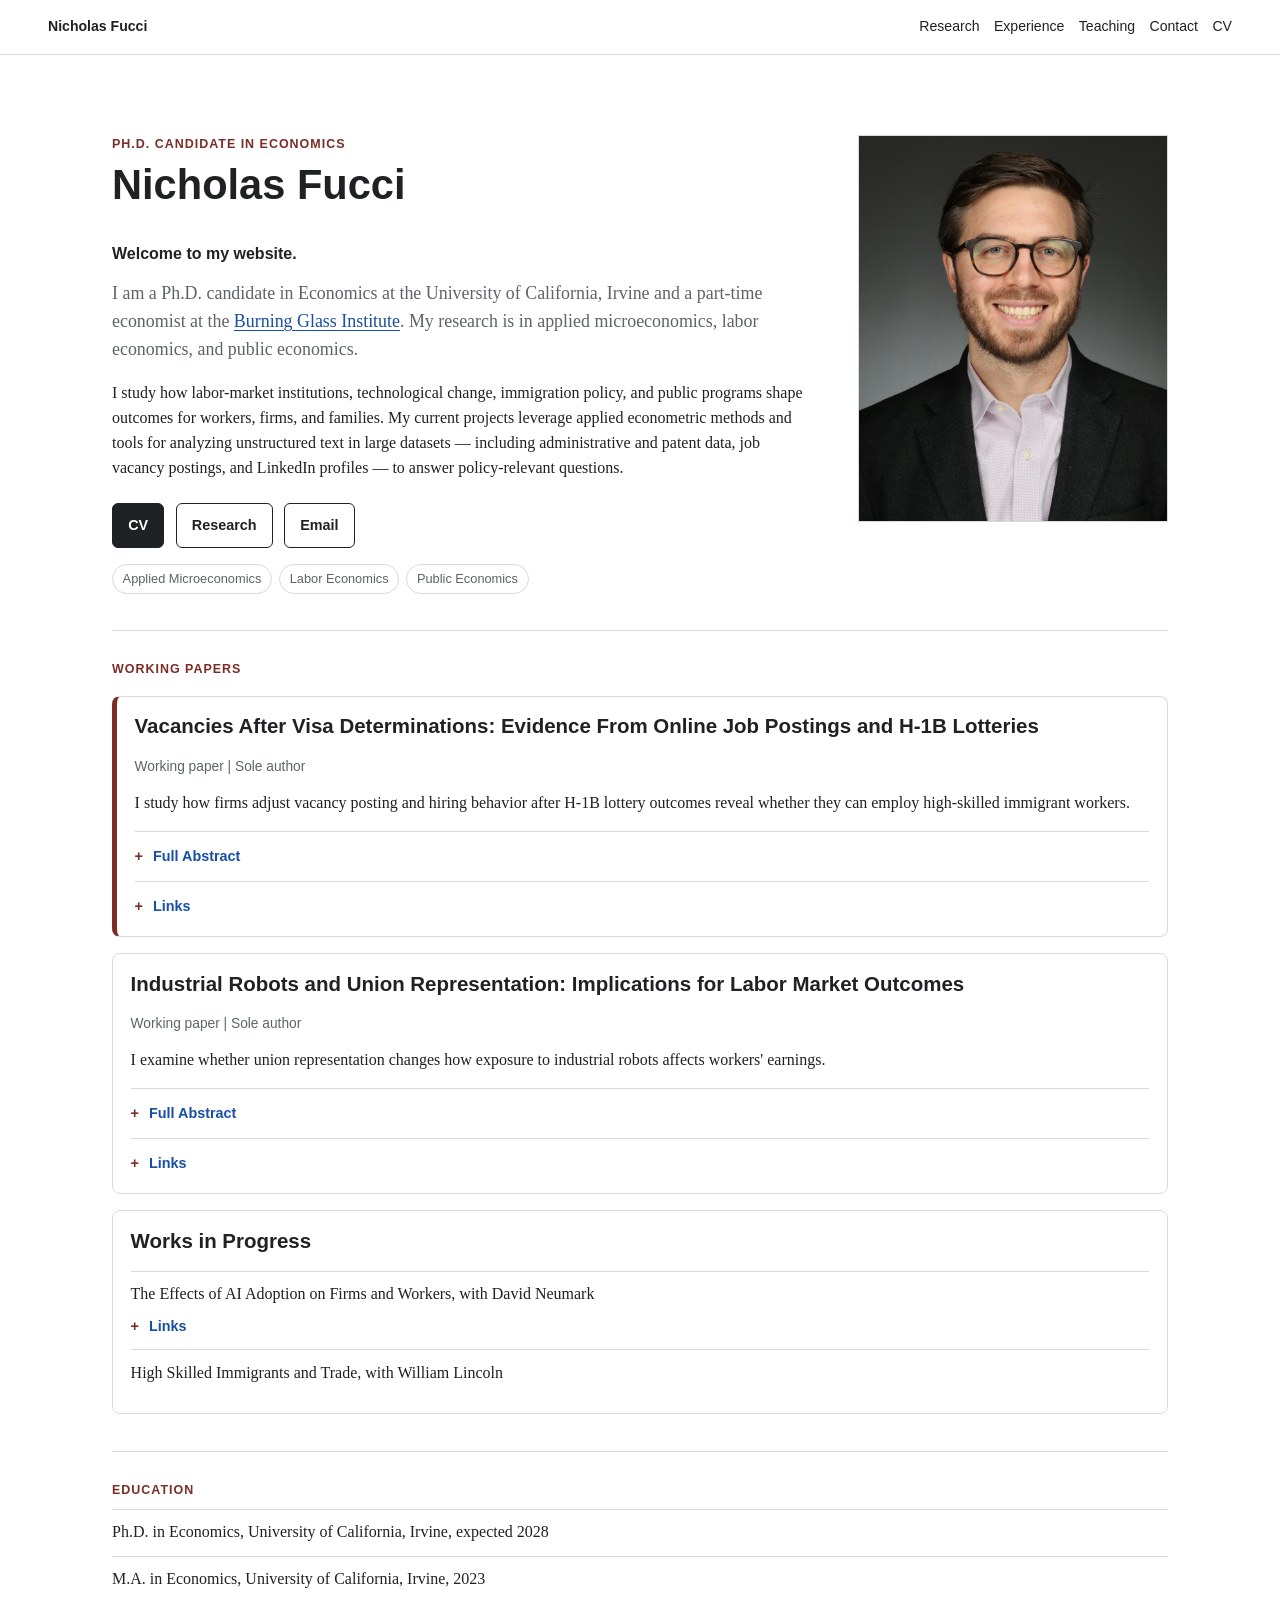
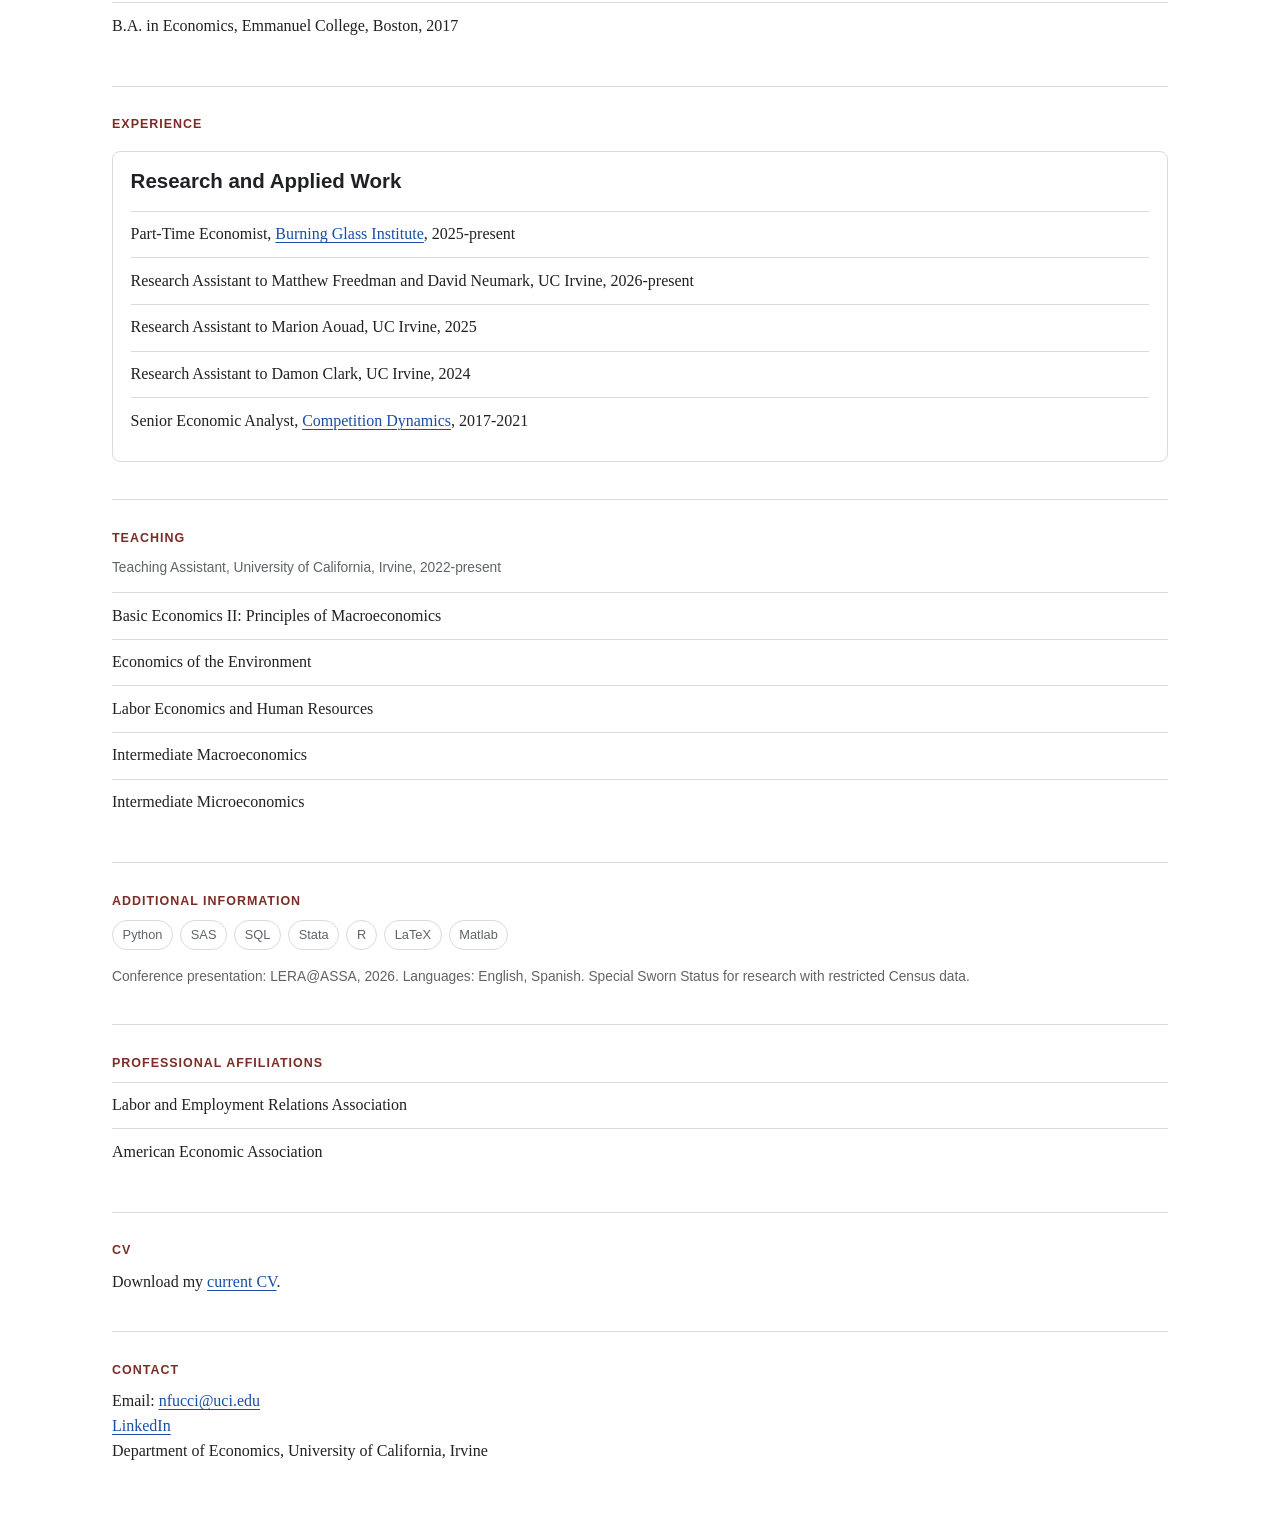
<file: index.html>
<!doctype html>
<html lang="en">
  <head>
    <meta charset="utf-8">
    <meta name="viewport" content="width=device-width, initial-scale=1">
    <script async src="https://www.googletagmanager.com/gtag/js?id=G-LJJ1S5D1RD"></script>
    <script>
      window.dataLayer = window.dataLayer || [];
      function gtag(){dataLayer.push(arguments);}
      gtag('js', new Date());

      gtag('config', 'G-LJJ1S5D1RD');
    </script>
    <title>Nicholas Fucci Economics | Ph.D. Candidate at UC Irvine</title>
    <meta
      name="description"
      content="I am Nicholas Fucci, an Economics Ph.D. candidate at the University of California, Irvine specializing in applied microeconomics, labor economics, and public economics."
    >
    <meta name="robots" content="index, follow">
    <link rel="canonical" href="https://fuccin30.github.io/website/">
    <meta property="og:type" content="profile">
    <meta property="og:title" content="Nicholas Fucci Economics | Ph.D. Candidate at UC Irvine">
    <meta
      property="og:description"
      content="I am an Economics Ph.D. candidate at UC Irvine researching applied microeconomics, labor economics, public economics, technology, immigration, and labor-market institutions."
    >
    <meta property="og:url" content="https://fuccin30.github.io/website/">
    <meta property="og:image" content="https://fuccin30.github.io/website/assets/images/nicholas-fucci-headshot.jpg">
    <meta name="twitter:card" content="summary">
    <meta name="twitter:title" content="Nicholas Fucci Economics | Ph.D. Candidate at UC Irvine">
    <meta
      name="twitter:description"
      content="I am an Economics Ph.D. candidate at UC Irvine specializing in applied microeconomics, labor economics, and public economics."
    >
    <meta name="twitter:image" content="https://fuccin30.github.io/website/assets/images/nicholas-fucci-headshot.jpg">
    <link rel="stylesheet" href="shared/styles.css">
    <script type="application/ld+json">
      {
        "@context": "https://schema.org",
        "@type": "Person",
        "name": "Nicholas Fucci",
        "url": "https://fuccin30.github.io/website/",
        "image": "https://fuccin30.github.io/website/assets/images/nicholas-fucci-headshot.jpg",
        "jobTitle": "Ph.D. Candidate in Economics",
        "affiliation": {
          "@type": "CollegeOrUniversity",
          "name": "University of California, Irvine",
          "url": "https://uci.edu/"
        },
        "alumniOf": [
          {
            "@type": "CollegeOrUniversity",
            "name": "University of California, Irvine"
          },
          {
            "@type": "CollegeOrUniversity",
            "name": "Emmanuel College"
          }
        ],
        "knowsAbout": [
          "Economics",
          "Applied Microeconomics",
          "Labor Economics",
          "Public Economics",
          "Industrial Robots",
          "Union Representation",
          "H-1B Visas",
          "Online Job Postings"
        ],
        "sameAs": [
          "https://www.linkedin.com/in/nicholasfucci1"
        ]
      }
    </script>
  </head>
  <body class="shell-page">
    <nav class="nav" aria-label="Main navigation">
      <a class="site-name" href="index.html">Nicholas Fucci</a>
      <div class="nav-links">
        <a href="#research">Research</a>
        <a href="#experience">Experience</a>
        <a href="#teaching">Teaching</a>
        <a href="#contact">Contact</a>
        <a href="#cv">CV</a>
      </div>
    </nav>

    <main class="container">
      <section class="hero">
        <div>
          <p class="eyebrow">Ph.D. Candidate in Economics</p>
          <h1>Nicholas Fucci</h1>
          <p class="welcome-line">Welcome to my website.</p>
          <p class="lede">
            I am a Ph.D. candidate in Economics at the University of California,
            Irvine and a part-time economist at the
            <a href="https://www.burningglassinstitute.org/" target="_blank" rel="noopener">Burning Glass Institute</a>.
            My
            research is in applied microeconomics, labor economics, and public
            economics.
          </p>
          <p>
            I study how labor-market institutions, technological change, immigration
            policy, and public programs shape outcomes for workers, firms, and families.
            My current projects leverage applied econometric methods and tools for
            analyzing unstructured text in large datasets &mdash; including administrative
            and patent data, job vacancy postings, and LinkedIn profiles &mdash; to answer
            policy-relevant questions.
          </p>
          <div class="action-row">
            <a class="button" href="assets/files/Nicholas-Fucci-CV.pdf" target="_blank" rel="noopener">CV</a>
            <a class="button secondary" href="#research">Research</a>
            <a class="button secondary" href="mailto:nfucci@uci.edu">Email</a>
          </div>
          <div class="tag-row" aria-label="Research fields">
            <span class="tag">Applied Microeconomics</span>
            <span class="tag">Labor Economics</span>
            <span class="tag">Public Economics</span>
          </div>
        </div>
        <img
          class="headshot-photo"
          src="assets/images/nicholas-fucci-headshot.jpg"
          alt="Nicholas Fucci headshot"
        >
      </section>

      <section class="section" id="research">
        <p class="eyebrow">Working Papers</p>
        <article class="paper-card featured">
          <h2>Vacancies After Visa Determinations: Evidence From Online Job Postings and H-1B Lotteries</h2>
          <p class="meta">Working paper | Sole author</p>
          <p class="paper-summary">
            I study how firms adjust vacancy posting and hiring behavior after H-1B
            lottery outcomes reveal whether they can employ high-skilled immigrant
            workers.
          </p>
          <details class="paper-details">
            <summary>Full Abstract</summary>
            <p>
              This paper studies the impact of high-skilled immigration on firms and
              workers in response to the H-1B visa lottery. I construct firm-level
              measures of lottery success using administrative H-1B data and link these
              measures to detailed job posting and LinkedIn profile data. I find that
              firms with more favorable lottery outcomes increase vacancy postings in
              the months following the lottery, consistent with H-1B workers
              complementing rather than substituting for domestic labor. Further, I
              find evidence that these firms increase their hiring intensity during the
              interim months between the realization of the lottery and the time H-1B
              workers' visas become active, as reflected by a decrease in the average
              duration vacancies are held open. Additional evidence suggests that these
              changes in hiring behavior are not accompanied by systematic changes in
              posted salaries in the short-term. Heterogeneity analyses show that these
              effects are strongest among small and mid-sized firms, suggesting that
              constraints on specialized labor are more salient for these firms.
            </p>
          </details>
          <details class="paper-details">
            <summary>Links</summary>
            <div class="paper-links">
              <span>Draft coming soon</span>
            </div>
          </details>
        </article>

        <article class="paper-card">
          <h2>Industrial Robots and Union Representation: Implications for Labor Market Outcomes</h2>
          <p class="meta">Working paper | Sole author</p>
          <p class="paper-summary">
            I examine whether union representation changes how exposure to industrial
            robots affects workers' earnings.
          </p>
          <details class="paper-details">
            <summary>Full Abstract</summary>
            <p>
              I investigate the differential impact of exposure to industrial robots on
              the earnings of union and non-union workers over the 40-year period from
              1983 to 2022. To estimate this effect, I develop a measure of exposure to
              industrial robot technology using a natural language processing technique.
              Specifically, I apply a dependency parsing algorithm to text from
              occupation taxonomies and U.S. patents to quantify the relevance of
              robot-related innovations to each occupation. The results show that union
              members working in occupations exposed to industrial robots experience a
              significant earnings premium relative to non-union members in the same
              occupation. In my preferred specification, the results indicate a one
              standard deviation increase in exposure to industrial robot technology is
              associated with 2.6% higher weekly earnings for union workers.
            </p>
          </details>
          <details class="paper-details">
            <summary>Links</summary>
            <div class="paper-links">
              <span>Draft coming soon</span>
            </div>
          </details>
        </article>
        <article class="paper-card">
          <h2>Works in Progress</h2>
          <ul class="plain-list">
            <li>
              The Effects of AI Adoption on Firms and Workers, with David Neumark
              <details class="paper-details project-links">
                <summary>Links</summary>
                <div class="paper-links">
                  <a
                    href="https://www.socsci.uci.edu/newsevents/news/2026/2026-07-28-neumark-government-regulations-ai-employment"
                    target="_blank"
                    rel="noopener"
                  >High level description of the project (UCI School of Social Sciences)</a>
                </div>
              </details>
            </li>
            <li>High Skilled Immigrants and Trade, with William Lincoln</li>
          </ul>
        </article>
      </section>

      <section class="section">
        <p class="eyebrow">Education</p>
        <ul class="plain-list">
          <li>Ph.D. in Economics, University of California, Irvine, expected 2028</li>
          <li>M.A. in Economics, University of California, Irvine, 2023</li>
          <li>B.A. in Economics, Emmanuel College, Boston, 2017</li>
        </ul>
      </section>

      <section class="section" id="experience">
        <p class="eyebrow">Experience</p>
        <article class="paper-card">
          <h2>Research and Applied Work</h2>
          <ul class="plain-list">
            <li>
              Part-Time Economist,
              <a href="https://www.burningglassinstitute.org/" target="_blank" rel="noopener">Burning Glass Institute</a>,
              2025-present
            </li>
            <li>Research Assistant to Matthew Freedman and David Neumark, UC Irvine, 2026-present</li>
            <li>Research Assistant to Marion Aouad, UC Irvine, 2025</li>
            <li>Research Assistant to Damon Clark, UC Irvine, 2024</li>
            <li>
              Senior Economic Analyst,
              <a href="https://www.competitiondynamics.com/" target="_blank" rel="noopener">Competition Dynamics</a>,
              2017-2021
            </li>
          </ul>
        </article>
      </section>

      <section class="section" id="teaching">
        <p class="eyebrow">Teaching</p>
        <p class="meta">Teaching Assistant, University of California, Irvine, 2022-present</p>
        <ul class="plain-list">
          <li>Basic Economics II: Principles of Macroeconomics</li>
          <li>Economics of the Environment</li>
          <li>Labor Economics and Human Resources</li>
          <li>Intermediate Macroeconomics</li>
          <li>Intermediate Microeconomics</li>
        </ul>
      </section>

      <section class="section">
        <p class="eyebrow">Additional Information</p>
        <div class="tag-row" aria-label="Skills">
          <span class="tag">Python</span>
          <span class="tag">SAS</span>
          <span class="tag">SQL</span>
          <span class="tag">Stata</span>
          <span class="tag">R</span>
          <span class="tag">LaTeX</span>
          <span class="tag">Matlab</span>
        </div>
        <p class="meta" style="margin-top: 1rem;">
          Conference presentation: LERA@ASSA, 2026. Languages: English, Spanish.
          Special Sworn Status for research with restricted Census data.
        </p>
      </section>

      <section class="section">
        <p class="eyebrow">Professional Affiliations</p>
        <ul class="plain-list">
          <li>Labor and Employment Relations Association</li>
          <li>American Economic Association</li>
        </ul>
      </section>

      <section class="section" id="cv">
        <p class="eyebrow">CV</p>
        <p>
          Download my <a href="assets/files/Nicholas-Fucci-CV.pdf" target="_blank" rel="noopener">current CV</a>.
        </p>
      </section>

      <section class="section" id="contact">
        <p class="eyebrow">Contact</p>
        <p>
          Email: <a href="mailto:nfucci@uci.edu">nfucci@uci.edu</a><br>
          <a href="https://www.linkedin.com/in/nicholasfucci1" target="_blank" rel="noopener">LinkedIn</a><br>
          Department of Economics, University of California, Irvine
        </p>
      </section>
    </main>
  </body>
</html>
</file>
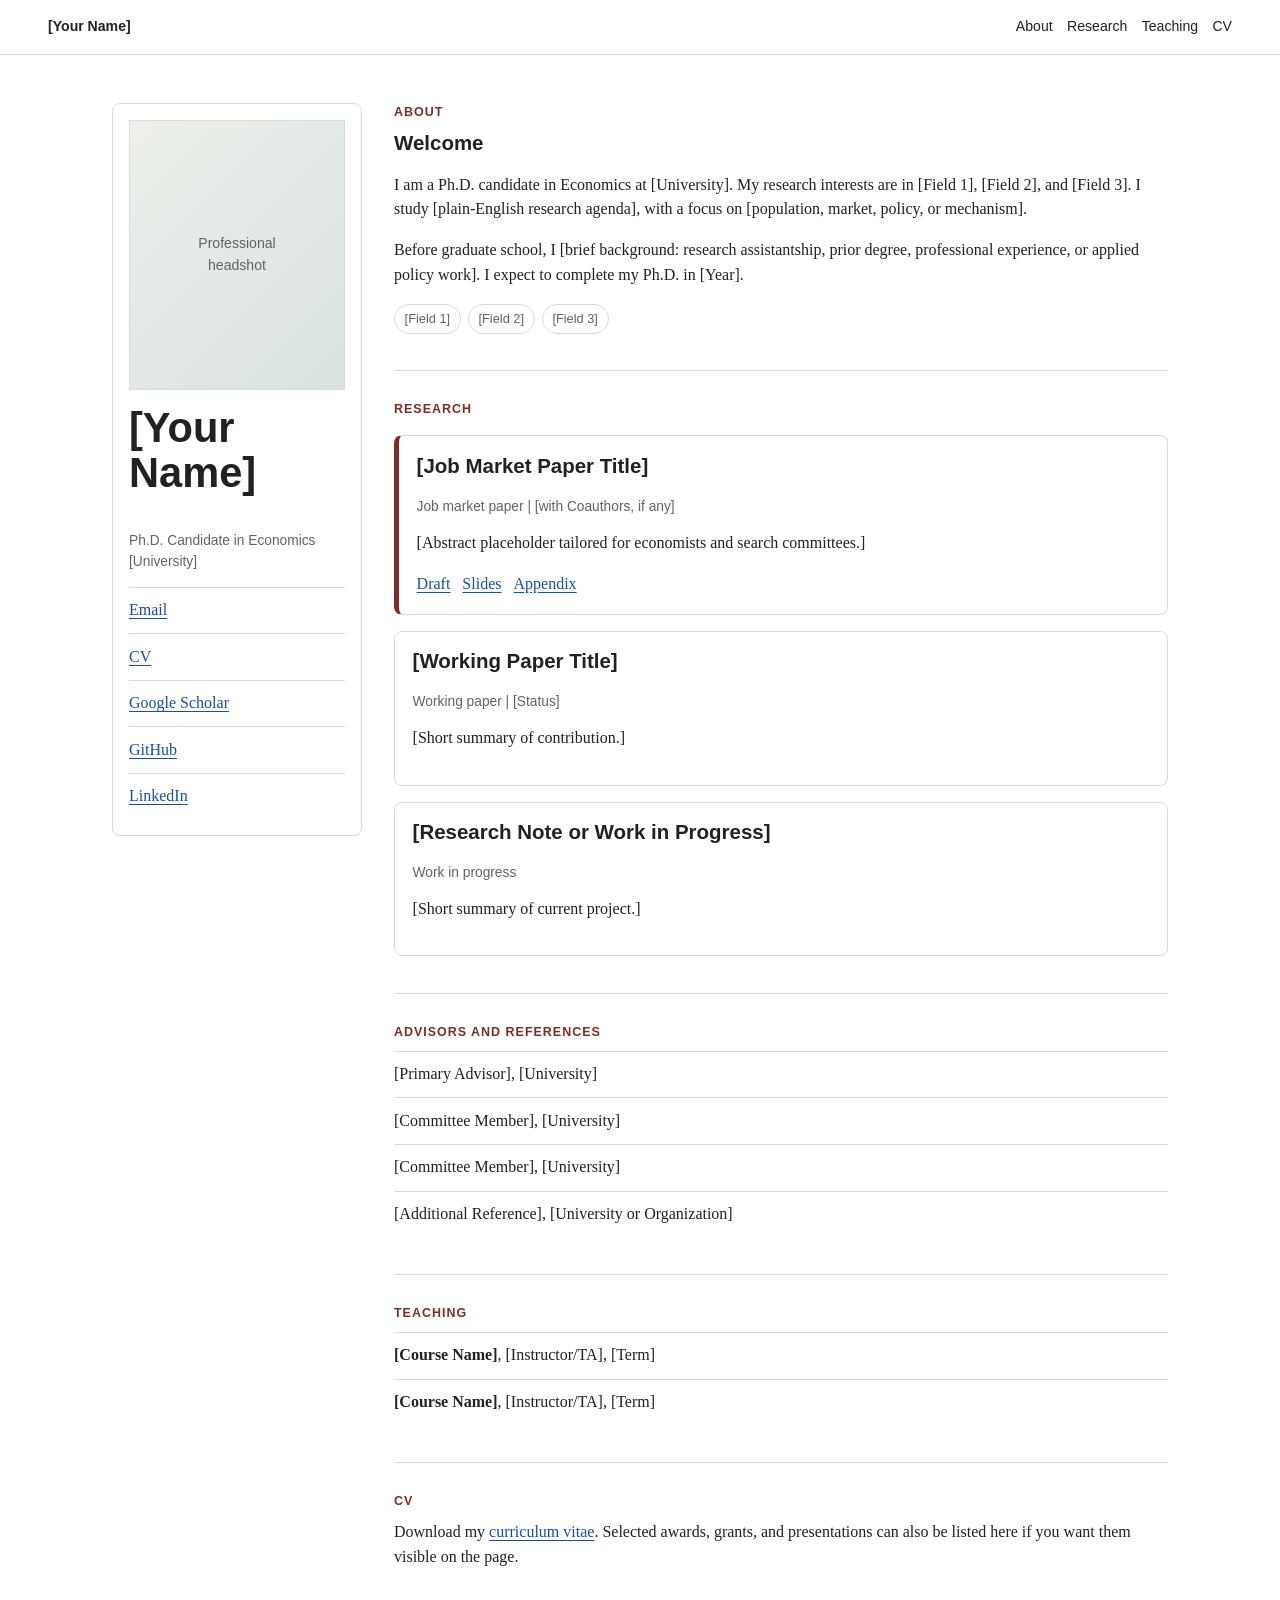
<file: sites/classic-academic/index.html>
<!doctype html>
<html lang="en">
  <head>
    <meta charset="utf-8">
    <meta name="viewport" content="width=device-width, initial-scale=1">
    <title>[Your Name] | Academic Website</title>
    <meta name="robots" content="noindex, follow">
    <link rel="stylesheet" href="../../shared/styles.css">
  </head>
  <body class="shell-page">
    <nav class="nav" aria-label="Main navigation">
      <a class="site-name" href="../../index.html">[Your Name]</a>
      <div class="nav-links">
        <a href="#about">About</a>
        <a href="#research">Research</a>
        <a href="#teaching">Teaching</a>
        <a href="#cv">CV</a>
      </div>
    </nav>

    <main class="container two-column">
      <aside class="sidebar">
        <div class="profile-card">
          <div class="headshot-placeholder">Professional<br>headshot</div>
          <h1>[Your Name]</h1>
          <p class="meta">Ph.D. Candidate in Economics<br>[University]</p>
          <ul class="contact-list">
            <li><a href="mailto:your.email@university.edu">Email</a></li>
            <li><a href="#">CV</a></li>
            <li><a href="#">Google Scholar</a></li>
            <li><a href="#">GitHub</a></li>
            <li><a href="#">LinkedIn</a></li>
          </ul>
        </div>
      </aside>

      <div>
        <section id="about">
          <p class="eyebrow">About</p>
          <h2>Welcome</h2>
          <p>
            I am a Ph.D. candidate in Economics at [University]. My research interests
            are in [Field 1], [Field 2], and [Field 3]. I study [plain-English research
            agenda], with a focus on [population, market, policy, or mechanism].
          </p>
          <p>
            Before graduate school, I [brief background: research assistantship, prior
            degree, professional experience, or applied policy work]. I expect to complete
            my Ph.D. in [Year].
          </p>
          <div class="tag-row">
            <span class="tag">[Field 1]</span>
            <span class="tag">[Field 2]</span>
            <span class="tag">[Field 3]</span>
          </div>
        </section>

        <section class="section" id="research">
          <p class="eyebrow">Research</p>
          <article class="paper-card featured">
            <h2>[Job Market Paper Title]</h2>
            <p class="meta">Job market paper | [with Coauthors, if any]</p>
            <p>[Abstract placeholder tailored for economists and search committees.]</p>
            <div class="paper-links">
              <a href="#">Draft</a>
              <a href="#">Slides</a>
              <a href="#">Appendix</a>
            </div>
          </article>
          <article class="paper-card">
            <h2>[Working Paper Title]</h2>
            <p class="meta">Working paper | [Status]</p>
            <p>[Short summary of contribution.]</p>
          </article>
          <article class="paper-card">
            <h2>[Research Note or Work in Progress]</h2>
            <p class="meta">Work in progress</p>
            <p>[Short summary of current project.]</p>
          </article>
        </section>

        <section class="section">
          <p class="eyebrow">Advisors and References</p>
          <ul class="plain-list">
            <li>[Primary Advisor], [University]</li>
            <li>[Committee Member], [University]</li>
            <li>[Committee Member], [University]</li>
            <li>[Additional Reference], [University or Organization]</li>
          </ul>
        </section>

        <section class="section" id="teaching">
          <p class="eyebrow">Teaching</p>
          <ul class="plain-list">
            <li><strong>[Course Name]</strong>, [Instructor/TA], [Term]</li>
            <li><strong>[Course Name]</strong>, [Instructor/TA], [Term]</li>
          </ul>
        </section>

        <section class="section" id="cv">
          <p class="eyebrow">CV</p>
          <p>
            Download my <a href="#">curriculum vitae</a>. Selected awards, grants, and
            presentations can also be listed here if you want them visible on the page.
          </p>
        </section>
      </div>
    </main>
  </body>
</html>
</file>
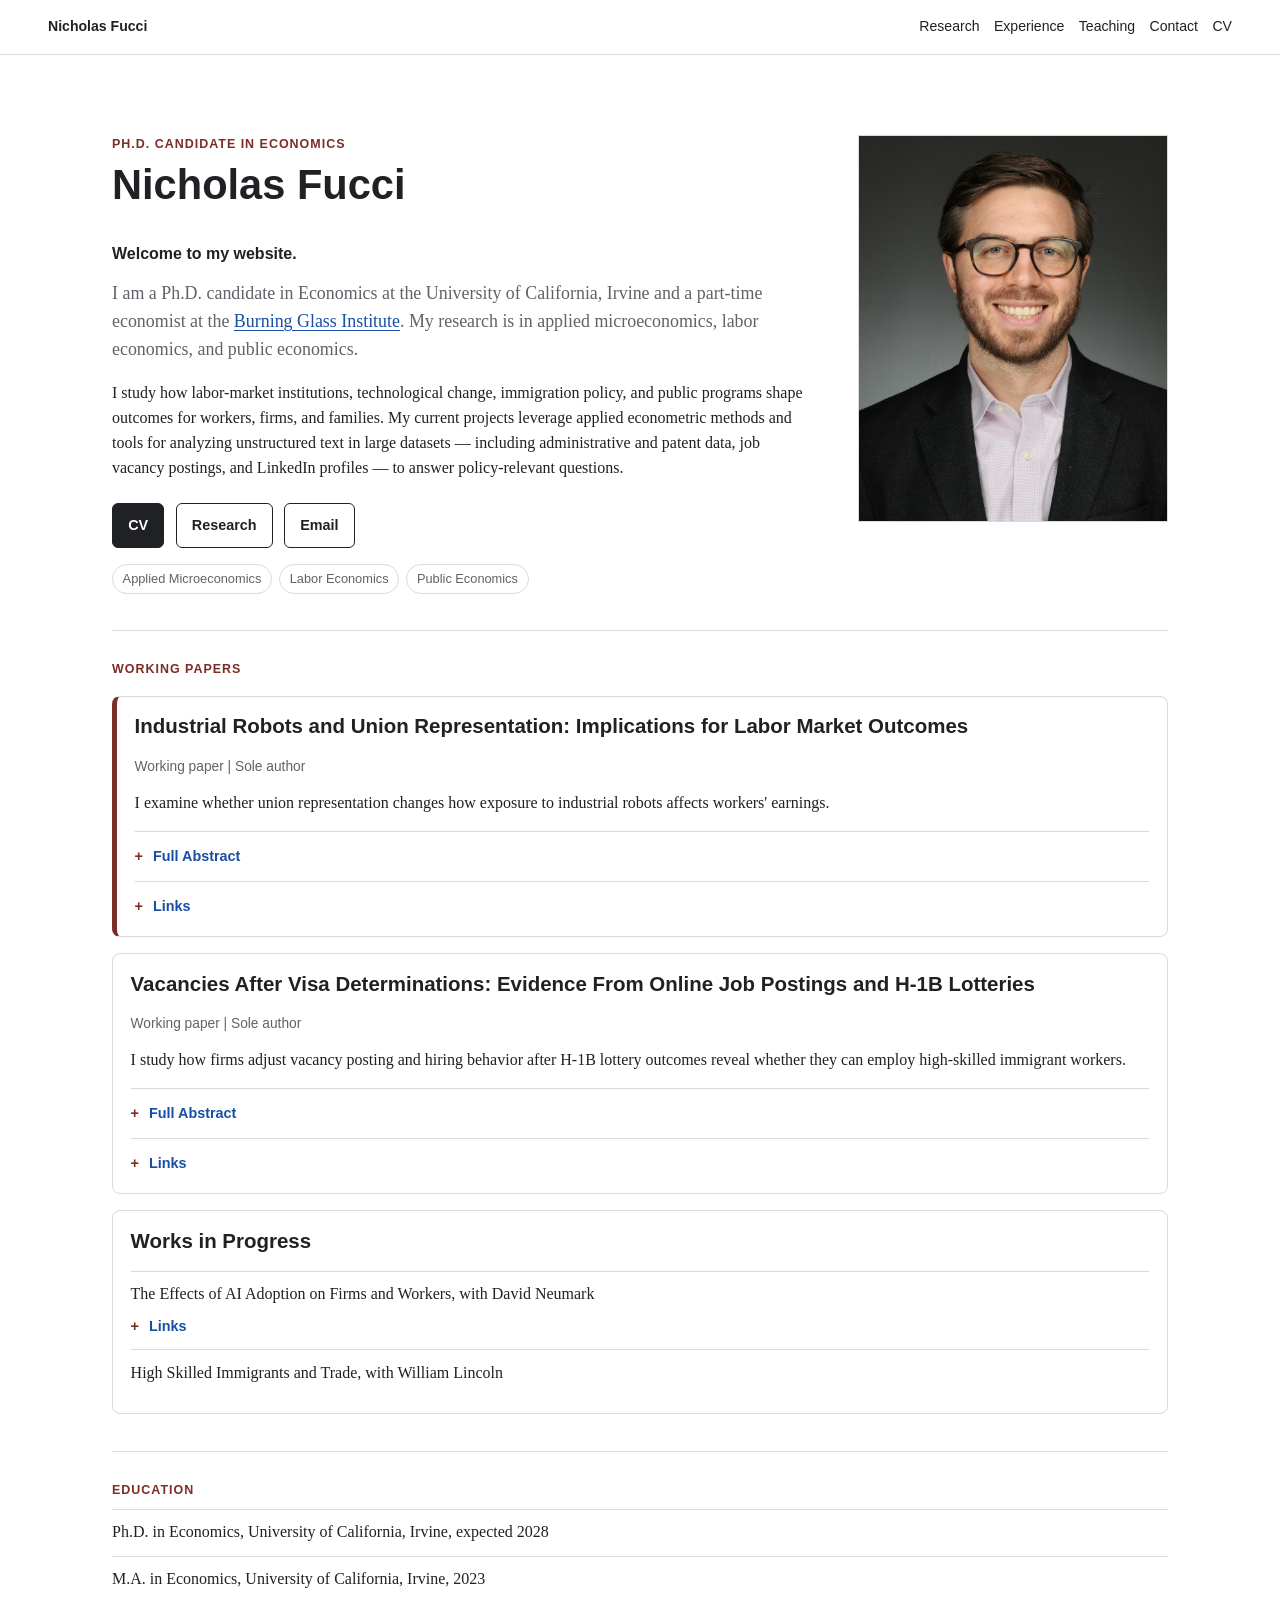
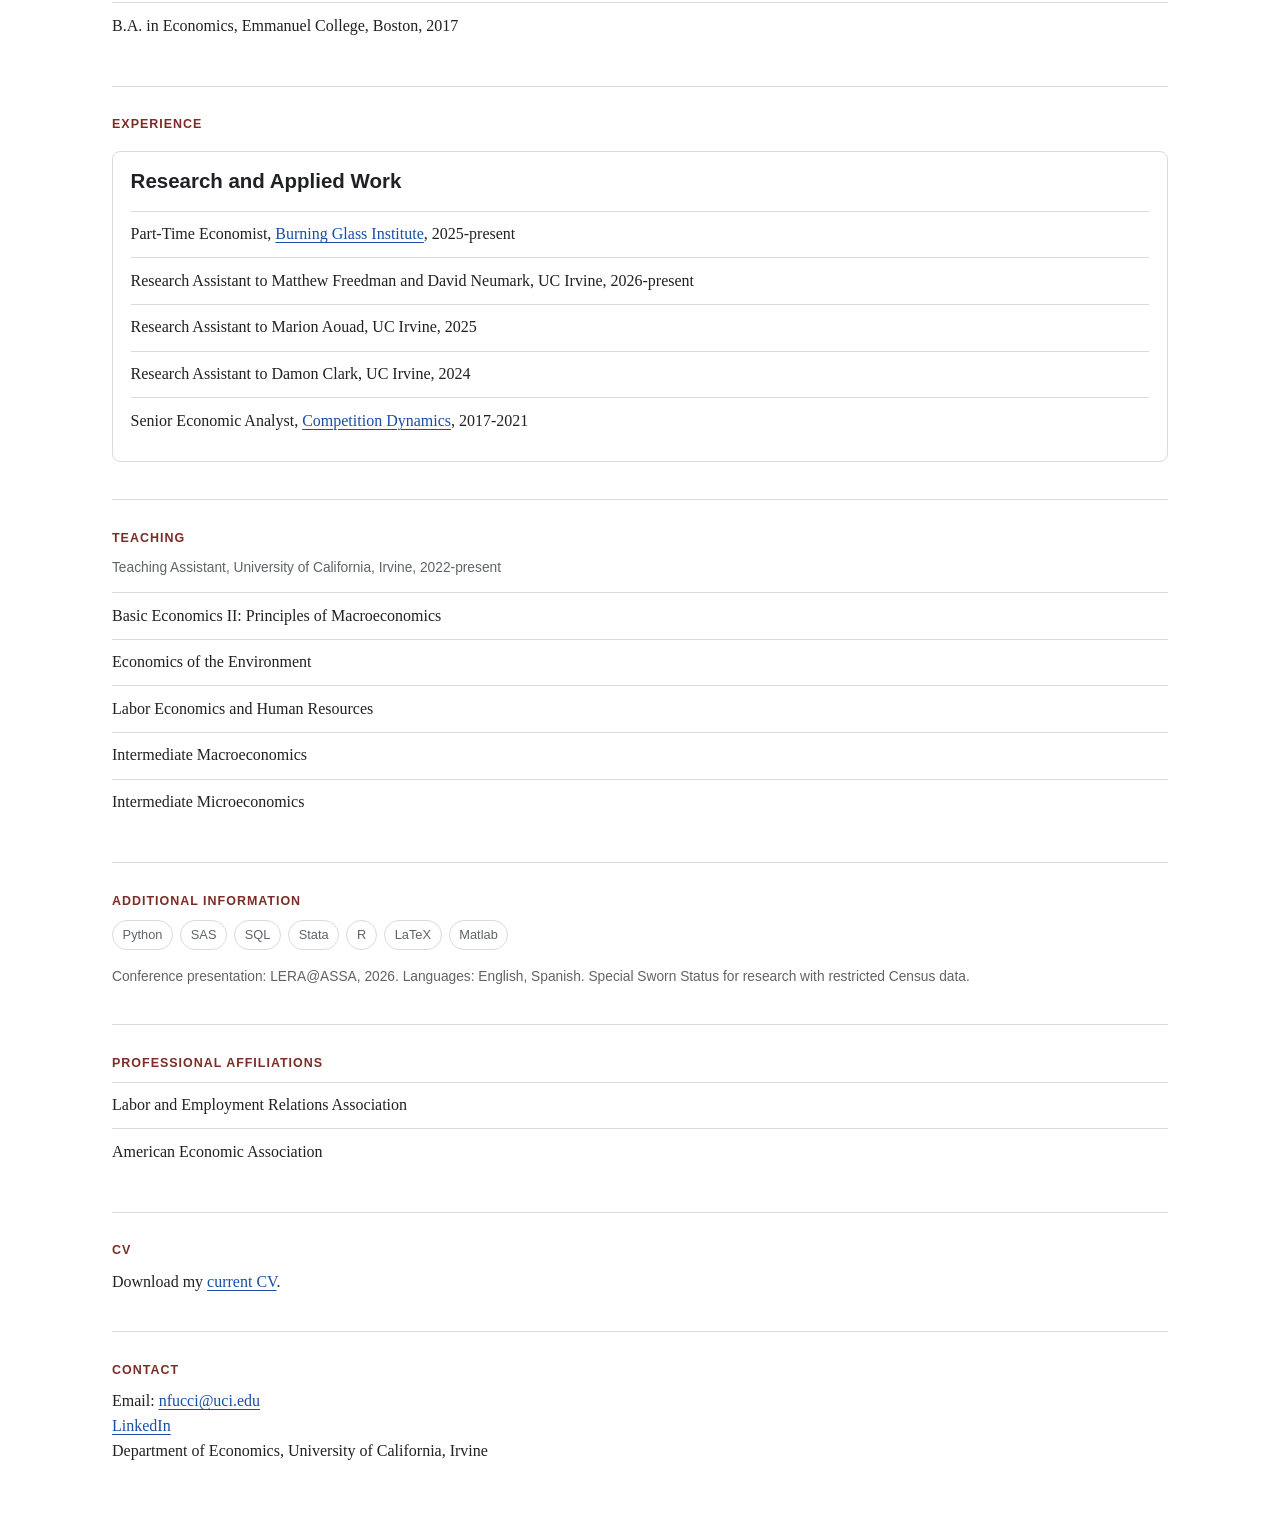
<file: sites/minimal-job-market/index.html>
<!doctype html>
<html lang="en">
  <head>
    <meta charset="utf-8">
    <meta name="viewport" content="width=device-width, initial-scale=1">
    <script async src="https://www.googletagmanager.com/gtag/js?id=G-LJJ1S5D1RD"></script>
    <script>
      window.dataLayer = window.dataLayer || [];
      function gtag(){dataLayer.push(arguments);}
      gtag('js', new Date());

      gtag('config', 'G-LJJ1S5D1RD');
    </script>
    <title>Nicholas Fucci | Economics PhD Candidate</title>
    <meta name="robots" content="noindex, follow">
    <link rel="canonical" href="https://fuccin30.github.io/website/">
    <link rel="stylesheet" href="../../shared/styles.css">
  </head>
  <body class="shell-page">
    <nav class="nav" aria-label="Main navigation">
      <a class="site-name" href="../../index.html">Nicholas Fucci</a>
      <div class="nav-links">
        <a href="#research">Research</a>
        <a href="#experience">Experience</a>
        <a href="#teaching">Teaching</a>
        <a href="#contact">Contact</a>
        <a href="#cv">CV</a>
      </div>
    </nav>

    <main class="container">
      <section class="hero">
        <div>
          <p class="eyebrow">Ph.D. Candidate in Economics</p>
          <h1>Nicholas Fucci</h1>
          <p class="welcome-line">Welcome to my website.</p>
          <p class="lede">
            I am a Ph.D. candidate in Economics at the University of California,
            Irvine and a part-time economist at the
            <a href="https://www.burningglassinstitute.org/" target="_blank" rel="noopener">Burning Glass Institute</a>.
            My
            research is in applied microeconomics, labor economics, and public
            economics.
          </p>
          <p>
            I study how labor-market institutions, technological change, immigration
            policy, and public programs shape outcomes for workers, firms, and families.
            My current projects leverage applied econometric methods and tools for
            analyzing unstructured text in large datasets &mdash; including administrative
            and patent data, job vacancy postings, and LinkedIn profiles &mdash; to answer
            policy-relevant questions.
          </p>
          <div class="action-row">
            <a class="button" href="../../assets/files/Nicholas-Fucci-CV.pdf" target="_blank" rel="noopener">CV</a>
            <a class="button secondary" href="#research">Research</a>
            <a class="button secondary" href="mailto:nfucci@uci.edu">Email</a>
          </div>
          <div class="tag-row" aria-label="Research fields">
            <span class="tag">Applied Microeconomics</span>
            <span class="tag">Labor Economics</span>
            <span class="tag">Public Economics</span>
          </div>
        </div>
        <img
          class="headshot-photo"
          src="../../assets/images/nicholas-fucci-headshot.jpg"
          alt="Nicholas Fucci headshot"
        >
      </section>

      <section class="section" id="research">
        <p class="eyebrow">Working Papers</p>
        <article class="paper-card featured">
          <h2>Industrial Robots and Union Representation: Implications for Labor Market Outcomes</h2>
          <p class="meta">Working paper | Sole author</p>
          <p class="paper-summary">
            I examine whether union representation changes how exposure to industrial
            robots affects workers' earnings.
          </p>
          <details class="paper-details">
            <summary>Full Abstract</summary>
            <p>
              I investigate the differential impact of exposure to industrial robots on
              the earnings of union and non-union workers over the 40-year period from
              1983 to 2022. To estimate this effect, I develop a measure of exposure to
              industrial robot technology using a natural language processing technique.
              Specifically, I apply a dependency parsing algorithm to text from
              occupation taxonomies and U.S. patents to quantify the relevance of
              robot-related innovations to each occupation. The results show that union
              members working in occupations exposed to industrial robots experience a
              significant earnings premium relative to non-union members in the same
              occupation. In my preferred specification, the results indicate a one
              standard deviation increase in exposure to industrial robot technology is
              associated with 2.6% higher weekly earnings for union workers.
            </p>
          </details>
          <details class="paper-details">
            <summary>Links</summary>
            <div class="paper-links">
              <span>Draft coming soon</span>
            </div>
          </details>
        </article>

        <article class="paper-card">
          <h2>Vacancies After Visa Determinations: Evidence From Online Job Postings and H-1B Lotteries</h2>
          <p class="meta">Working paper | Sole author</p>
          <p class="paper-summary">
            I study how firms adjust vacancy posting and hiring behavior after H-1B
            lottery outcomes reveal whether they can employ high-skilled immigrant
            workers.
          </p>
          <details class="paper-details">
            <summary>Full Abstract</summary>
            <p>
              This paper studies the impact of high-skilled immigration on firms and
              workers in response to the H-1B visa lottery. I construct firm-level
              measures of lottery success using administrative H-1B data and link these
              measures to detailed job posting and LinkedIn profile data. I find that
              firms with more favorable lottery outcomes increase vacancy postings in
              the months following the lottery, consistent with H-1B workers
              complementing rather than substituting for domestic labor. Further, I
              find evidence that these firms increase their hiring intensity during the
              interim months between the realization of the lottery and the time H-1B
              workers' visas become active, as reflected by a decrease in the average
              duration vacancies are held open. Additional evidence suggests that these
              changes in hiring behavior are not accompanied by systematic changes in
              posted salaries in the short-term. Heterogeneity analyses show that these
              effects are strongest among small and mid-sized firms, suggesting that
              constraints on specialized labor are more salient for these firms.
            </p>
          </details>
          <details class="paper-details">
            <summary>Links</summary>
            <div class="paper-links">
              <span>Draft coming soon</span>
            </div>
          </details>
        </article>
        <article class="paper-card">
          <h2>Works in Progress</h2>
          <ul class="plain-list">
            <li>
              The Effects of AI Adoption on Firms and Workers, with David Neumark
              <details class="paper-details project-links">
                <summary>Links</summary>
                <div class="paper-links">
                  <a
                    href="https://www.socsci.uci.edu/newsevents/news/2026/2026-07-28-neumark-government-regulations-ai-employment"
                    target="_blank"
                    rel="noopener"
                  >High level description of the project (UCI School of Social Sciences)</a>
                </div>
              </details>
            </li>
            <li>High Skilled Immigrants and Trade, with William Lincoln</li>
          </ul>
        </article>
      </section>

      <section class="section">
        <p class="eyebrow">Education</p>
        <ul class="plain-list">
          <li>Ph.D. in Economics, University of California, Irvine, expected 2028</li>
          <li>M.A. in Economics, University of California, Irvine, 2023</li>
          <li>B.A. in Economics, Emmanuel College, Boston, 2017</li>
        </ul>
      </section>

      <section class="section" id="experience">
        <p class="eyebrow">Experience</p>
        <article class="paper-card">
          <h2>Research and Applied Work</h2>
          <ul class="plain-list">
            <li>
              Part-Time Economist,
              <a href="https://www.burningglassinstitute.org/" target="_blank" rel="noopener">Burning Glass Institute</a>,
              2025-present
            </li>
            <li>Research Assistant to Matthew Freedman and David Neumark, UC Irvine, 2026-present</li>
            <li>Research Assistant to Marion Aouad, UC Irvine, 2025</li>
            <li>Research Assistant to Damon Clark, UC Irvine, 2024</li>
            <li>
              Senior Economic Analyst,
              <a href="https://www.competitiondynamics.com/" target="_blank" rel="noopener">Competition Dynamics</a>,
              2017-2021
            </li>
          </ul>
        </article>
      </section>

      <section class="section" id="teaching">
        <p class="eyebrow">Teaching</p>
        <p class="meta">Teaching Assistant, University of California, Irvine, 2022-present</p>
        <ul class="plain-list">
          <li>Basic Economics II: Principles of Macroeconomics</li>
          <li>Economics of the Environment</li>
          <li>Labor Economics and Human Resources</li>
          <li>Intermediate Macroeconomics</li>
          <li>Intermediate Microeconomics</li>
        </ul>
      </section>

      <section class="section">
        <p class="eyebrow">Additional Information</p>
        <div class="tag-row" aria-label="Skills">
          <span class="tag">Python</span>
          <span class="tag">SAS</span>
          <span class="tag">SQL</span>
          <span class="tag">Stata</span>
          <span class="tag">R</span>
          <span class="tag">LaTeX</span>
          <span class="tag">Matlab</span>
        </div>
        <p class="meta" style="margin-top: 1rem;">
          Conference presentation: LERA@ASSA, 2026. Languages: English, Spanish.
          Special Sworn Status for research with restricted Census data.
        </p>
      </section>

      <section class="section">
        <p class="eyebrow">Professional Affiliations</p>
        <ul class="plain-list">
          <li>Labor and Employment Relations Association</li>
          <li>American Economic Association</li>
        </ul>
      </section>

      <section class="section" id="cv">
        <p class="eyebrow">CV</p>
        <p>
          Download my <a href="../../assets/files/Nicholas-Fucci-CV.pdf" target="_blank" rel="noopener">current CV</a>.
        </p>
      </section>

      <section class="section" id="contact">
        <p class="eyebrow">Contact</p>
        <p>
          Email: <a href="mailto:nfucci@uci.edu">nfucci@uci.edu</a><br>
          <a href="https://www.linkedin.com/in/nicholasfucci1" target="_blank" rel="noopener">LinkedIn</a><br>
          Department of Economics, University of California, Irvine
        </p>
      </section>
    </main>
  </body>
</html>
</file>
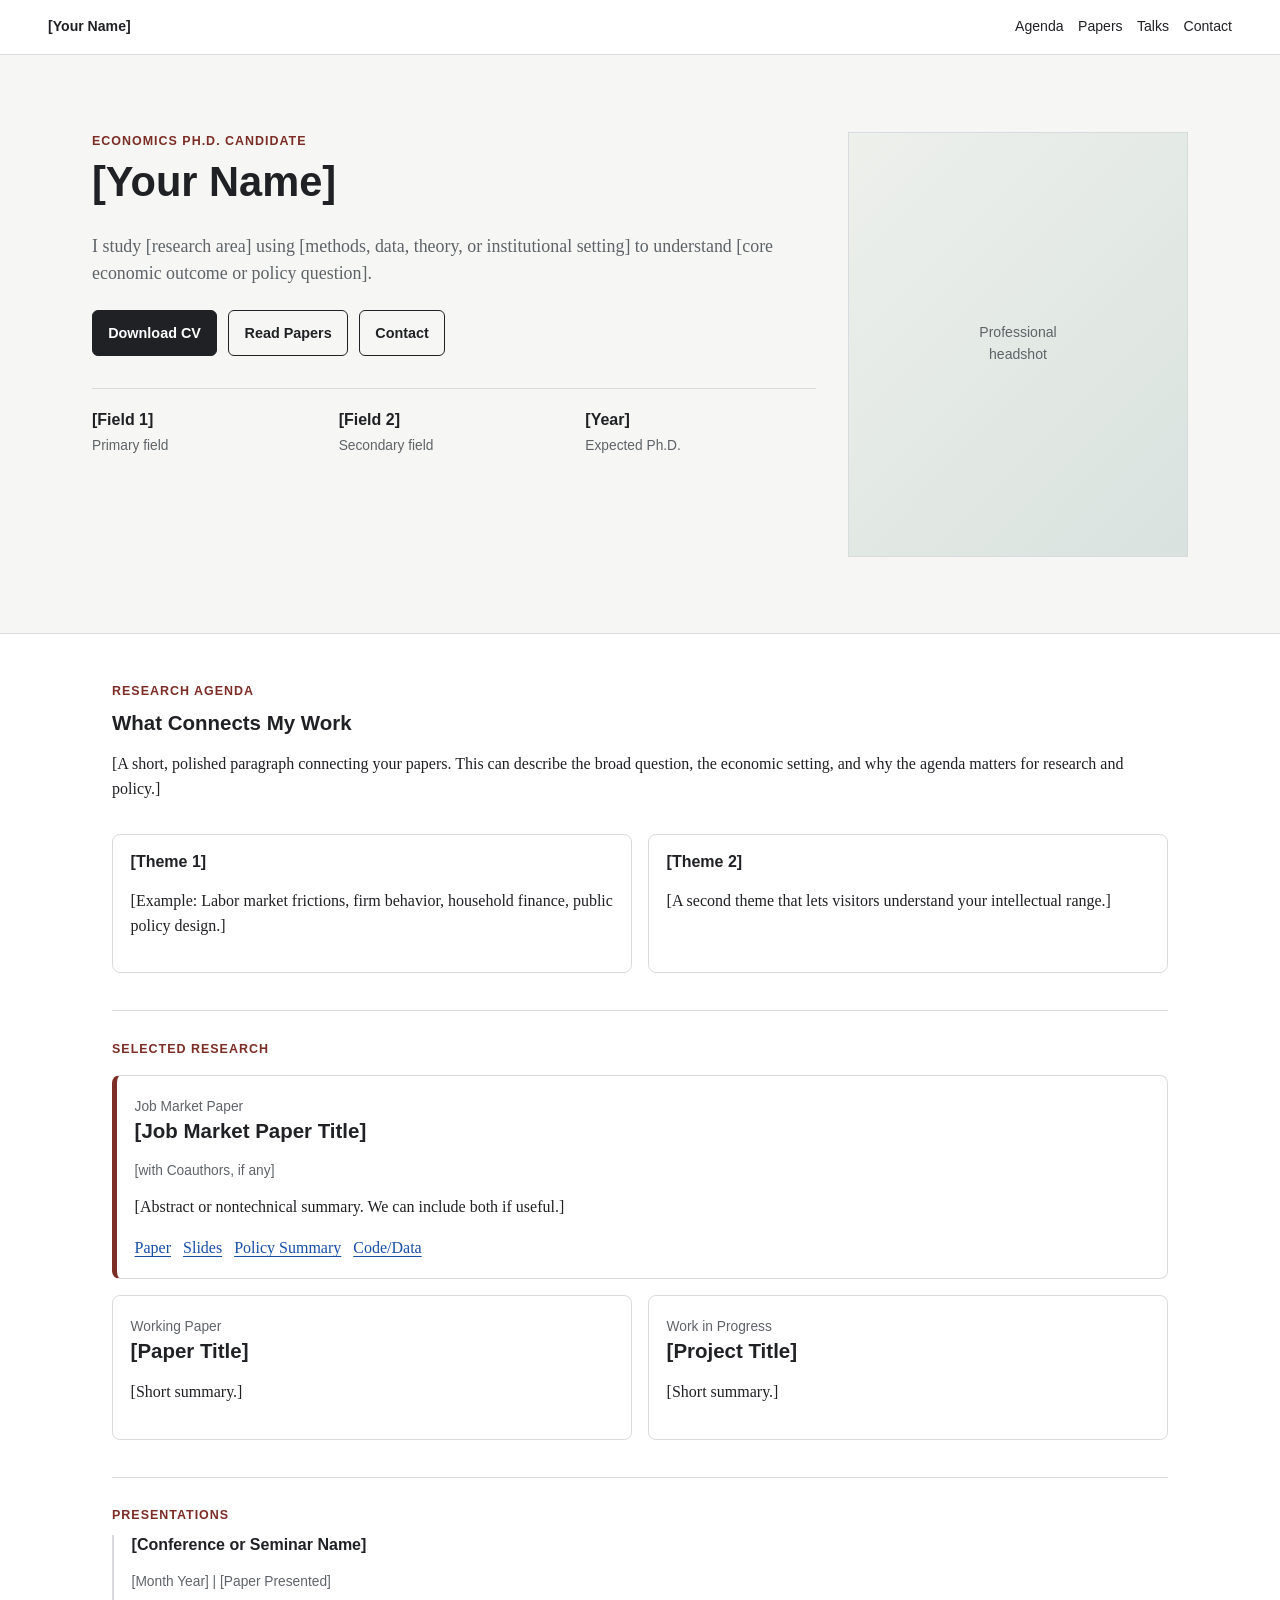
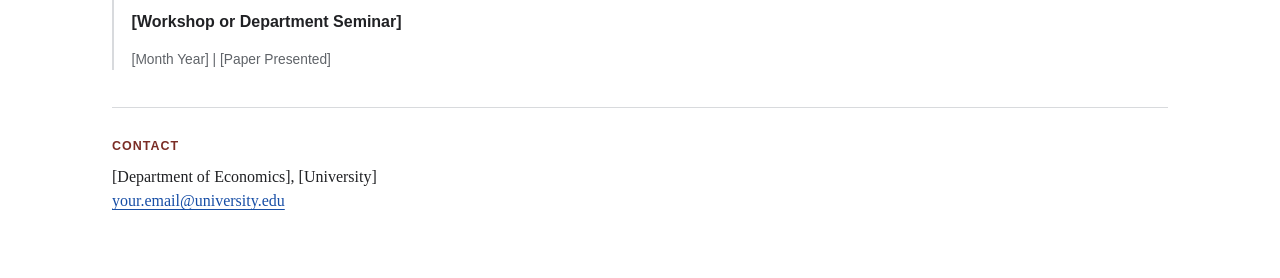
<file: sites/modern-research/index.html>
<!doctype html>
<html lang="en">
  <head>
    <meta charset="utf-8">
    <meta name="viewport" content="width=device-width, initial-scale=1">
    <title>[Your Name] | Research Portfolio</title>
    <meta name="robots" content="noindex, follow">
    <link rel="stylesheet" href="../../shared/styles.css">
  </head>
  <body class="shell-page">
    <nav class="nav" aria-label="Main navigation">
      <a class="site-name" href="../../index.html">[Your Name]</a>
      <div class="nav-links">
        <a href="#agenda">Agenda</a>
        <a href="#papers">Papers</a>
        <a href="#talks">Talks</a>
        <a href="#contact">Contact</a>
      </div>
    </nav>

    <header class="portfolio-hero">
      <div class="portfolio-hero-inner">
        <div>
          <p class="eyebrow">Economics Ph.D. Candidate</p>
          <h1>[Your Name]</h1>
          <p class="lede">
            I study [research area] using [methods, data, theory, or institutional
            setting] to understand [core economic outcome or policy question].
          </p>
          <div class="action-row">
            <a class="button" href="#">Download CV</a>
            <a class="button secondary" href="#papers">Read Papers</a>
            <a class="button secondary" href="mailto:your.email@university.edu">Contact</a>
          </div>
          <div class="signal-strip" aria-label="Professional summary">
            <div>
              <strong>[Field 1]</strong>
              <span class="meta">Primary field</span>
            </div>
            <div>
              <strong>[Field 2]</strong>
              <span class="meta">Secondary field</span>
            </div>
            <div>
              <strong>[Year]</strong>
              <span class="meta">Expected Ph.D.</span>
            </div>
          </div>
        </div>
        <div class="headshot-placeholder">Professional<br>headshot</div>
      </div>
    </header>

    <main class="container">
      <section id="agenda">
        <p class="eyebrow">Research Agenda</p>
        <h2>What Connects My Work</h2>
        <p>
          [A short, polished paragraph connecting your papers. This can describe the
          broad question, the economic setting, and why the agenda matters for research
          and policy.]
        </p>
        <div class="research-grid">
          <article class="research-card">
            <h3>[Theme 1]</h3>
            <p>[Example: Labor market frictions, firm behavior, household finance, public policy design.]</p>
          </article>
          <article class="research-card">
            <h3>[Theme 2]</h3>
            <p>[A second theme that lets visitors understand your intellectual range.]</p>
          </article>
        </div>
      </section>

      <section class="section" id="papers">
        <p class="eyebrow">Selected Research</p>
        <article class="paper-card featured">
          <span class="label">Job Market Paper</span>
          <h2>[Job Market Paper Title]</h2>
          <p class="meta">[with Coauthors, if any]</p>
          <p>[Abstract or nontechnical summary. We can include both if useful.]</p>
          <div class="paper-links">
            <a href="#">Paper</a>
            <a href="#">Slides</a>
            <a href="#">Policy Summary</a>
            <a href="#">Code/Data</a>
          </div>
        </article>
        <div class="research-grid">
          <article class="paper-card">
            <span class="label">Working Paper</span>
            <h2>[Paper Title]</h2>
            <p>[Short summary.]</p>
          </article>
          <article class="paper-card">
            <span class="label">Work in Progress</span>
            <h2>[Project Title]</h2>
            <p>[Short summary.]</p>
          </article>
        </div>
      </section>

      <section class="section" id="talks">
        <p class="eyebrow">Presentations</p>
        <div class="timeline">
          <div class="timeline-item">
            <h3>[Conference or Seminar Name]</h3>
            <p class="meta">[Month Year] | [Paper Presented]</p>
          </div>
          <div class="timeline-item">
            <h3>[Workshop or Department Seminar]</h3>
            <p class="meta">[Month Year] | [Paper Presented]</p>
          </div>
        </div>
      </section>

      <section class="section" id="contact">
        <p class="eyebrow">Contact</p>
        <p>
          [Department of Economics], [University]<br>
          <a href="mailto:your.email@university.edu">your.email@university.edu</a>
        </p>
      </section>
    </main>
  </body>
</html>
</file>
<file: shared/styles.css>
:root {
  --ink: #202124;
  --muted: #5f6368;
  --line: #d8dadd;
  --soft: #f6f7f4;
  --paper: #ffffff;
  --accent: #7b2d26;
  --accent-2: #2d5d68;
  --accent-3: #576238;
  --link: #174ea6;
  --shadow: 0 14px 34px rgba(32, 33, 36, 0.08);
}

* {
  box-sizing: border-box;
}

html {
  color: var(--ink);
  font-family: Georgia, "Times New Roman", serif;
  line-height: 1.55;
}

body {
  margin: 0;
  background: var(--paper);
}

a {
  color: var(--link);
  text-decoration-thickness: 1px;
  text-underline-offset: 0.18em;
}

img {
  display: block;
  max-width: 100%;
}

h1,
h2,
h3,
p {
  margin-top: 0;
}

h1,
h2,
h3,
.nav,
.button,
.tag,
.meta,
.eyebrow,
.option-number,
.label {
  font-family: Arial, Helvetica, sans-serif;
}

h1 {
  font-size: 2.6rem;
  line-height: 1.08;
  letter-spacing: 0;
}

h2 {
  font-size: 1.28rem;
  line-height: 1.2;
  letter-spacing: 0;
}

h3 {
  font-size: 1rem;
  line-height: 1.3;
  letter-spacing: 0;
}

.eyebrow {
  color: var(--accent);
  font-size: 0.78rem;
  font-weight: 700;
  letter-spacing: 0.08em;
  margin-bottom: 0.55rem;
  text-transform: uppercase;
}

.lede {
  color: var(--muted);
  font-size: 1.12rem;
  max-width: 780px;
}

.welcome-line {
  color: var(--ink);
  font-family: Arial, Helvetica, sans-serif;
  font-size: 1rem;
  font-weight: 700;
  margin-bottom: 0.8rem;
}

.button {
  align-items: center;
  background: var(--ink);
  border: 1px solid var(--ink);
  border-radius: 6px;
  color: #fff;
  display: inline-flex;
  font-size: 0.9rem;
  font-weight: 700;
  justify-content: center;
  min-height: 42px;
  padding: 0.65rem 0.95rem;
  text-decoration: none;
}

.button.secondary {
  background: transparent;
  color: var(--ink);
}

.nav {
  align-items: center;
  border-bottom: 1px solid var(--line);
  display: flex;
  flex-wrap: wrap;
  gap: 0.8rem 1.3rem;
  justify-content: space-between;
  padding: 1rem clamp(1rem, 4vw, 3rem);
}

.nav a {
  color: var(--ink);
  font-size: 0.88rem;
  text-decoration: none;
}

.nav-links {
  display: flex;
  flex-wrap: wrap;
  gap: 0.9rem;
}

.site-name {
  font-weight: 700;
}

.hub {
  margin: 0 auto;
  max-width: 1120px;
  padding: clamp(2rem, 7vw, 5rem) clamp(1rem, 4vw, 2rem);
}

.option-grid {
  display: grid;
  gap: 1rem;
  grid-template-columns: repeat(3, minmax(0, 1fr));
  margin-top: 2.3rem;
}

.option-card,
.notes-panel,
.paper-card,
.research-card,
.profile-card {
  border: 1px solid var(--line);
  border-radius: 8px;
  background: var(--paper);
}

.option-card {
  display: flex;
  flex-direction: column;
  min-height: 310px;
  padding: 1.3rem;
}

.option-card p {
  color: var(--muted);
  flex: 1;
}

.option-number {
  color: var(--accent-2);
  font-size: 0.8rem;
  font-weight: 700;
  margin-bottom: 1.2rem;
}

.notes-panel {
  background: var(--soft);
  margin-top: 1.2rem;
  padding: 1.3rem;
}

.shell-page {
  min-height: 100vh;
}

.container {
  margin: 0 auto;
  max-width: 1120px;
  padding: clamp(1.5rem, 4vw, 3rem) clamp(1rem, 4vw, 2rem);
}

.hero {
  display: grid;
  gap: clamp(1.5rem, 4vw, 3rem);
  grid-template-columns: minmax(0, 1fr) 310px;
  padding-top: 2rem;
}

.headshot-placeholder {
  align-items: center;
  aspect-ratio: 4 / 5;
  background: linear-gradient(135deg, #edf0eb, #d9e2df);
  border: 1px solid var(--line);
  color: var(--muted);
  display: flex;
  font-family: Arial, Helvetica, sans-serif;
  font-size: 0.88rem;
  justify-content: center;
  text-align: center;
}

.headshot-photo {
  aspect-ratio: 4 / 5;
  border: 1px solid var(--line);
  height: auto;
  object-fit: cover;
  object-position: center 22%;
  width: 100%;
}

.action-row {
  display: flex;
  flex-wrap: wrap;
  gap: 0.7rem;
  margin: 1.4rem 0 1rem;
}

.tag-row {
  display: flex;
  flex-wrap: wrap;
  gap: 0.45rem;
}

.tag {
  border: 1px solid var(--line);
  border-radius: 999px;
  color: var(--muted);
  font-size: 0.8rem;
  padding: 0.25rem 0.6rem;
}

.section {
  border-top: 1px solid var(--line);
  margin-top: 2.3rem;
  padding-top: 1.8rem;
}

.two-column {
  display: grid;
  gap: 2rem;
  grid-template-columns: 250px minmax(0, 1fr);
}

.sidebar {
  align-self: start;
  position: sticky;
  top: 1rem;
}

.profile-card {
  padding: 1rem;
}

.profile-card .headshot-placeholder {
  margin-bottom: 1rem;
}

.meta,
.label {
  color: var(--muted);
  font-size: 0.86rem;
}

.contact-list,
.plain-list {
  list-style: none;
  margin: 0;
  padding: 0;
}

.contact-list li,
.plain-list li {
  border-top: 1px solid var(--line);
  padding: 0.65rem 0;
}

.paper-card,
.research-card {
  margin-top: 1rem;
  padding: 1.1rem;
}

.paper-card.featured {
  border-left: 5px solid var(--accent);
}

.paper-summary {
  color: var(--ink);
  font-size: 1rem;
  margin-bottom: 0.95rem;
}

.paper-details {
  border-top: 1px solid var(--line);
  padding: 0.75rem 0;
}

.paper-details:last-child {
  padding-bottom: 0;
}

.plain-list .project-links {
  border-top: 0;
  padding: 0.45rem 0 0;
}

.paper-details summary {
  color: var(--link);
  cursor: pointer;
  display: inline-flex;
  font-family: Arial, Helvetica, sans-serif;
  font-size: 0.9rem;
  font-weight: 700;
  list-style: none;
}

.paper-details summary::-webkit-details-marker {
  display: none;
}

.paper-details summary::before {
  color: var(--accent);
  content: "+";
  display: inline-block;
  font-weight: 700;
  margin-right: 0.45rem;
  width: 0.7rem;
}

.paper-details[open] summary::before {
  content: "-";
}

.paper-details p {
  margin: 0.8rem 0 0;
}

.paper-links {
  display: flex;
  flex-wrap: wrap;
  gap: 0.75rem;
  margin-top: 0.8rem;
}

.portfolio-hero {
  background: var(--soft);
  border-bottom: 1px solid var(--line);
}

.portfolio-hero-inner {
  display: grid;
  gap: 2rem;
  grid-template-columns: minmax(0, 1fr) 340px;
  margin: 0 auto;
  max-width: 1160px;
  padding: clamp(2rem, 7vw, 4.8rem) clamp(1rem, 4vw, 2rem);
}

.signal-strip {
  border-top: 1px solid var(--line);
  display: grid;
  gap: 1rem;
  grid-template-columns: repeat(3, minmax(0, 1fr));
  margin-top: 2rem;
  padding-top: 1.2rem;
}

.signal-strip strong {
  display: block;
  font-family: Arial, Helvetica, sans-serif;
}

.research-grid {
  display: grid;
  gap: 1rem;
  grid-template-columns: repeat(2, minmax(0, 1fr));
}

.timeline {
  border-left: 2px solid var(--line);
  padding-left: 1.1rem;
}

.timeline-item {
  margin-bottom: 1.2rem;
}

@media (max-width: 800px) {
  h1 {
    font-size: 2rem;
  }

  .option-grid,
  .hero,
  .two-column,
  .portfolio-hero-inner,
  .signal-strip,
  .research-grid {
    grid-template-columns: 1fr;
  }

  .option-card {
    min-height: auto;
  }

  .hero .headshot-photo {
    justify-self: center;
    max-width: 190px;
    order: -1;
  }

  .sidebar {
    position: static;
  }
}
</file>
